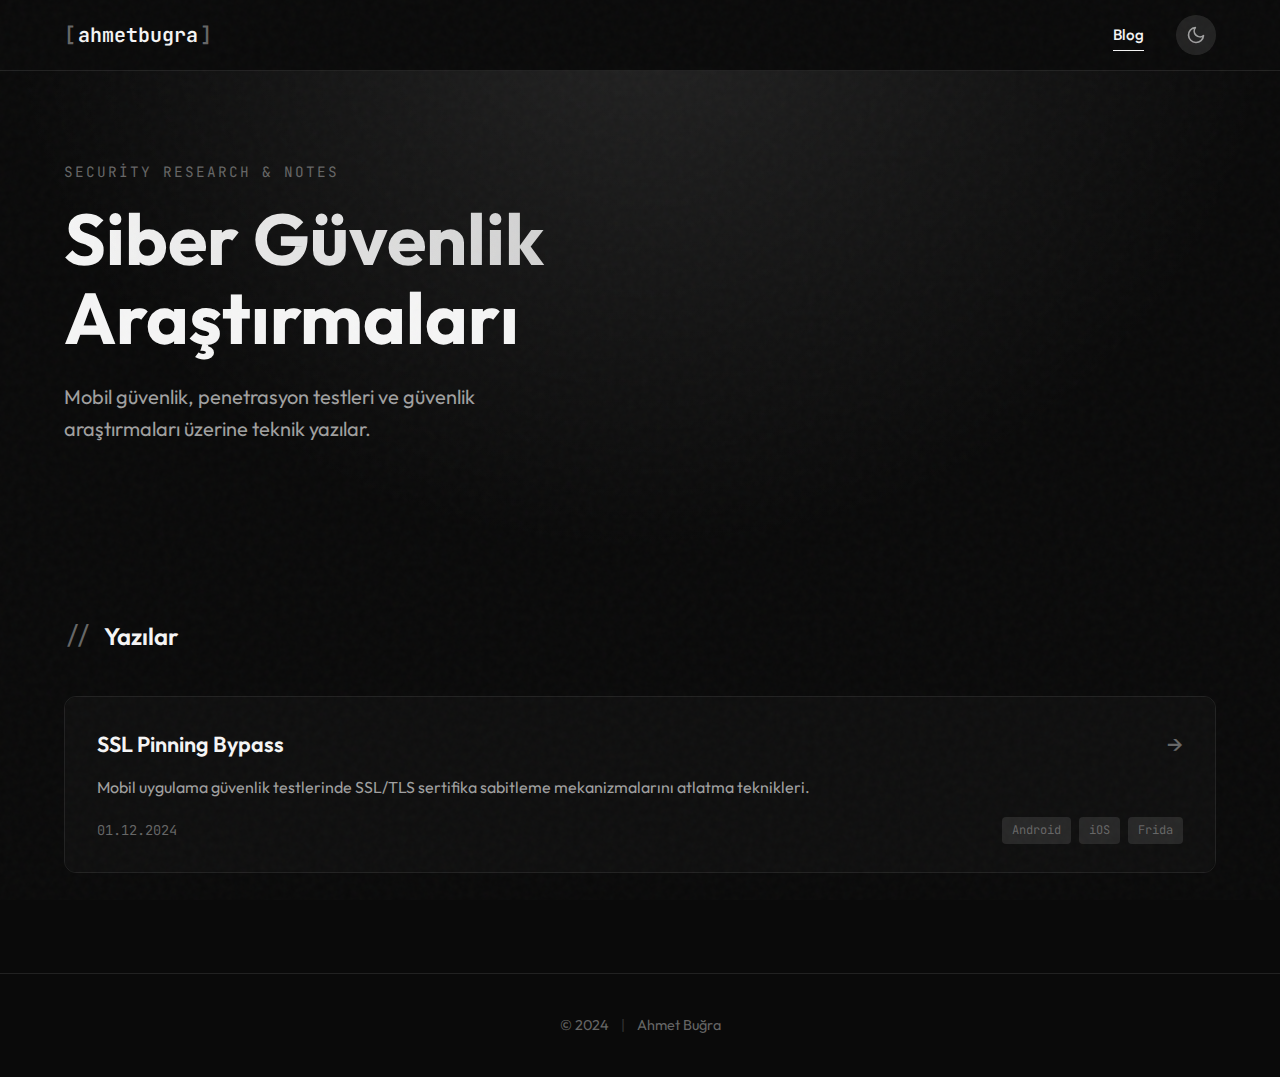
<file: index.html>
<!DOCTYPE html>
<html lang="tr" data-theme="dark">
<head>
    <meta charset="UTF-8">
    <meta name="viewport" content="width=device-width, initial-scale=1.0">
    <title>Ahmet Buğra | Security Research</title>
    <link rel="stylesheet" href="style.css">
    <link rel="preconnect" href="https://fonts.googleapis.com">
    <link rel="preconnect" href="https://fonts.gstatic.com" crossorigin>
    <link href="https://fonts.googleapis.com/css2?family=JetBrains+Mono:wght@400;500;600;700&family=Outfit:wght@300;400;500;600;700&display=swap" rel="stylesheet">
</head>
<body>
    <div class="noise-overlay"></div>
    
    <header class="header">
        <div class="container">
            <a href="/" class="logo">
                <span class="logo-bracket">[</span>
                <span class="logo-text">ahmetbugra</span>
                <span class="logo-bracket">]</span>
            </a>
            <nav class="nav">
                <a href="/" class="nav-link active">Blog</a>
                <button class="theme-toggle" id="themeToggle" aria-label="Tema Değiştir">
                    <svg class="sun-icon" xmlns="http://www.w3.org/2000/svg" width="20" height="20" viewBox="0 0 24 24" fill="none" stroke="currentColor" stroke-width="2" stroke-linecap="round" stroke-linejoin="round">
                        <circle cx="12" cy="12" r="5"></circle>
                        <line x1="12" y1="1" x2="12" y2="3"></line>
                        <line x1="12" y1="21" x2="12" y2="23"></line>
                        <line x1="4.22" y1="4.22" x2="5.64" y2="5.64"></line>
                        <line x1="18.36" y1="18.36" x2="19.78" y2="19.78"></line>
                        <line x1="1" y1="12" x2="3" y2="12"></line>
                        <line x1="21" y1="12" x2="23" y2="12"></line>
                        <line x1="4.22" y1="19.78" x2="5.64" y2="18.36"></line>
                        <line x1="18.36" y1="5.64" x2="19.78" y2="4.22"></line>
                    </svg>
                    <svg class="moon-icon" xmlns="http://www.w3.org/2000/svg" width="20" height="20" viewBox="0 0 24 24" fill="none" stroke="currentColor" stroke-width="2" stroke-linecap="round" stroke-linejoin="round">
                        <path d="M21 12.79A9 9 0 1 1 11.21 3 7 7 0 0 0 21 12.79z"></path>
                    </svg>
                </button>
            </nav>
            <button class="mobile-menu-btn" id="mobileMenuBtn" aria-label="Menü">
                <span></span>
                <span></span>
                <span></span>
            </button>
        </div>
    </header>

    <nav class="mobile-nav" id="mobileNav">
        <a href="/" class="nav-link active">Blog</a>
    </nav>

    <main class="main">
        <section class="hero">
            <div class="container">
                <div class="hero-content">
                    <p class="hero-intro">Security Research & Notes</p>
                    <h1 class="hero-title">
                        <span class="line highlight">Siber Güvenlik</span>
                        <span class="line">Araştırmaları</span>
                    </h1>
                    <p class="hero-description">
                        Mobil güvenlik, penetrasyon testleri ve güvenlik araştırmaları üzerine teknik yazılar.
                    </p>
                </div>
            </div>
        </section>

        <section class="posts-section">
            <div class="container">
                <h2 class="section-title">
                    <span class="title-icon">//</span> Yazılar
                </h2>
                
                <div class="posts-list">
                    <article class="post-item">
                        <a href="/ssl-bypass/" class="post-item-link">
                            <div class="post-item-content">
                                <div class="post-item-header">
                                    <h3 class="post-item-title">SSL Pinning Bypass</h3>
                                    <span class="post-item-arrow">→</span>
                                </div>
                                <p class="post-item-excerpt">
                                    Mobil uygulama güvenlik testlerinde SSL/TLS sertifika sabitleme mekanizmalarını atlatma teknikleri.
                                </p>
                                <div class="post-item-meta">
                                    <time datetime="2024-12-01">01.12.2024</time>
                                    <div class="post-item-tags">
                                        <span>Android</span>
                                        <span>iOS</span>
                                        <span>Frida</span>
                                    </div>
                                </div>
                            </div>
                        </a>
                    </article>
                </div>
            </div>
        </section>

    </main>

    <footer class="footer">
        <div class="container">
            <p class="footer-text">
                <span class="footer-year">© 2024</span> 
                <span class="footer-separator">|</span>
                <span>Ahmet Buğra</span>
            </p>
        </div>
    </footer>

    <script src="script.js"></script>
</body>
</html>
</file>
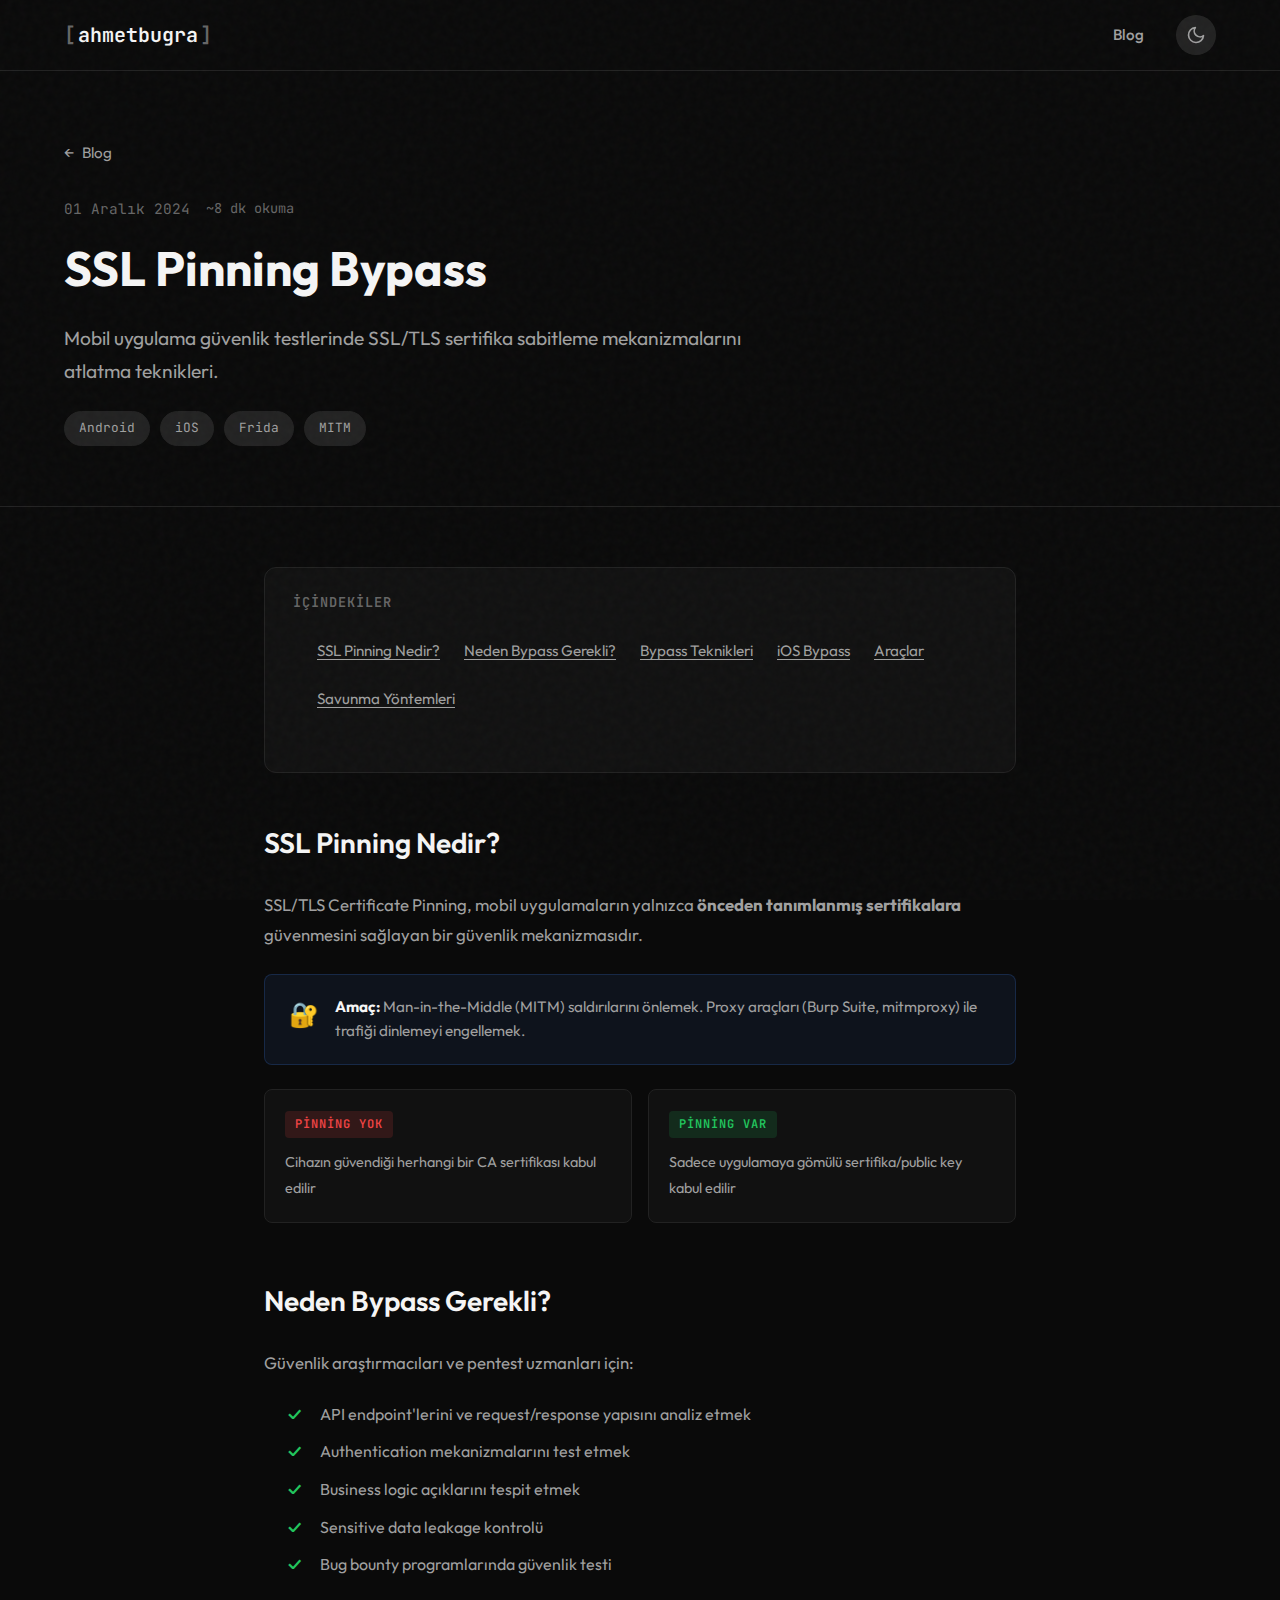
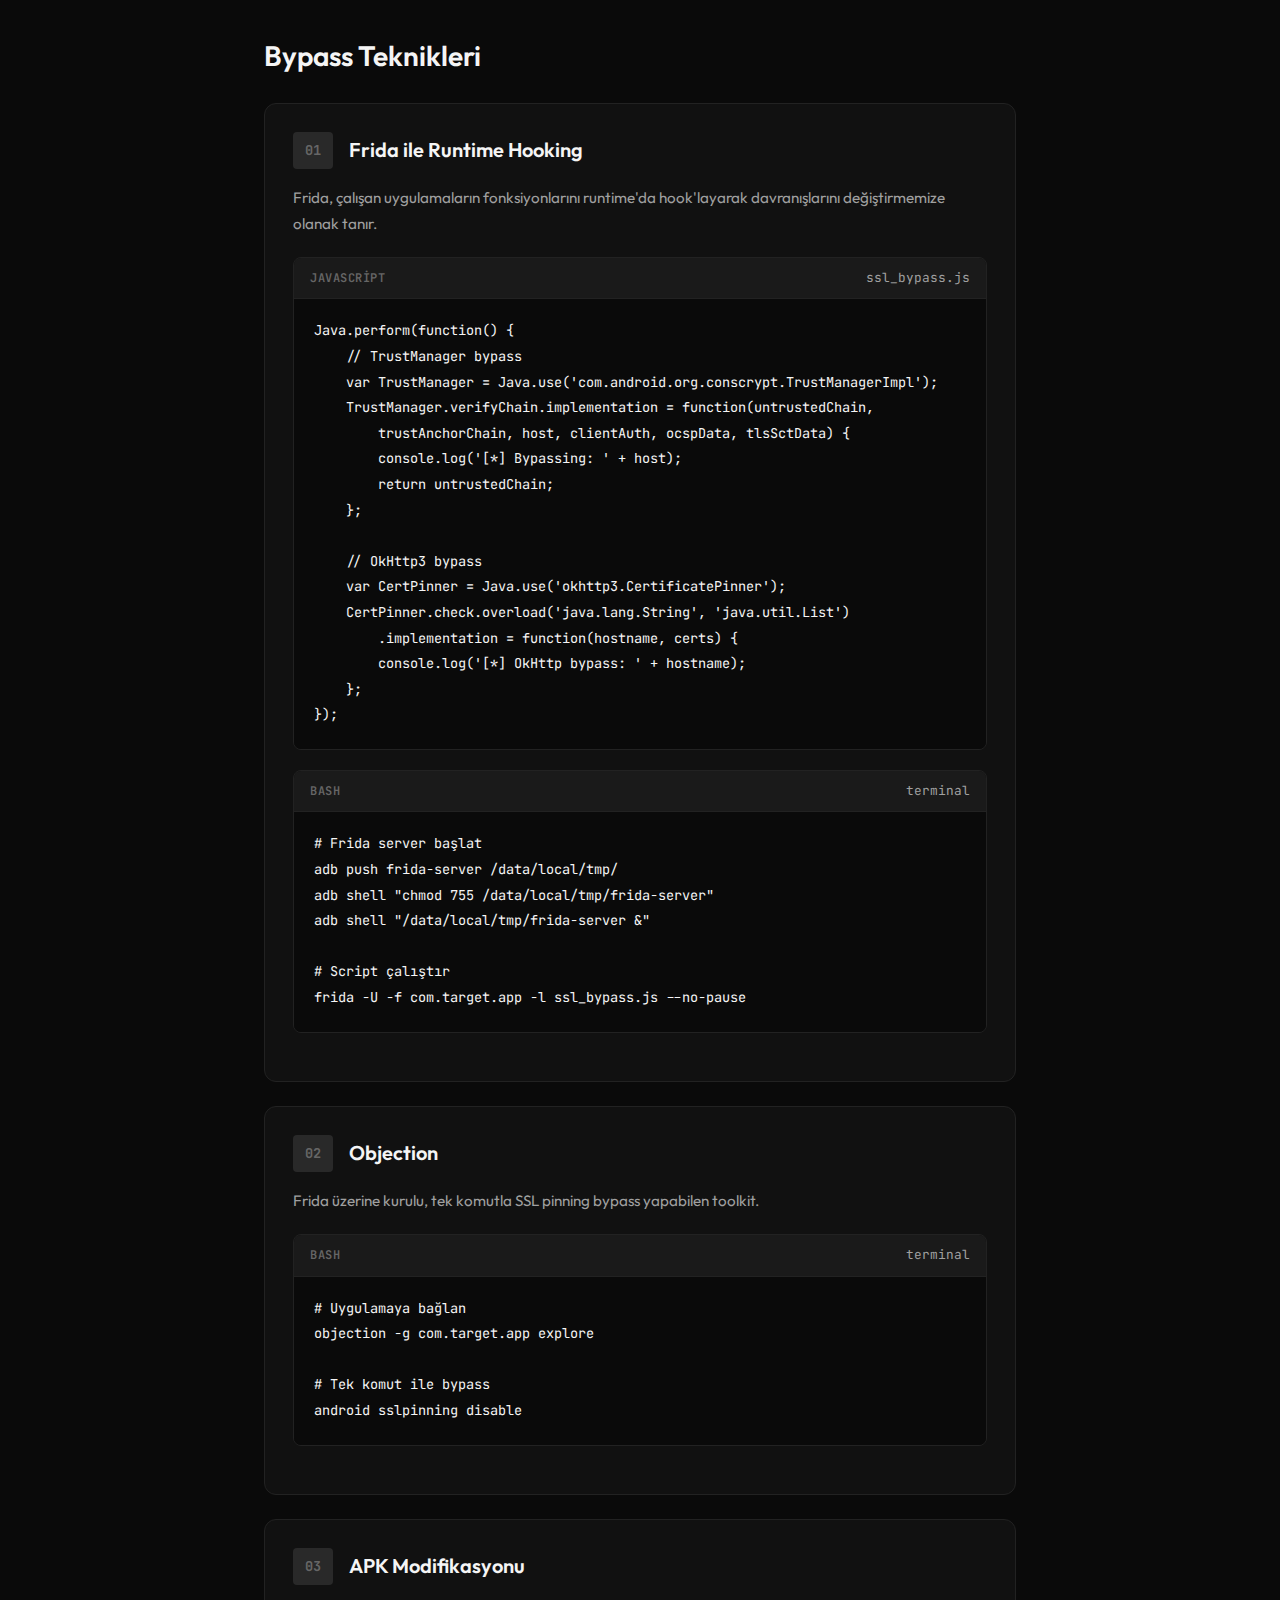
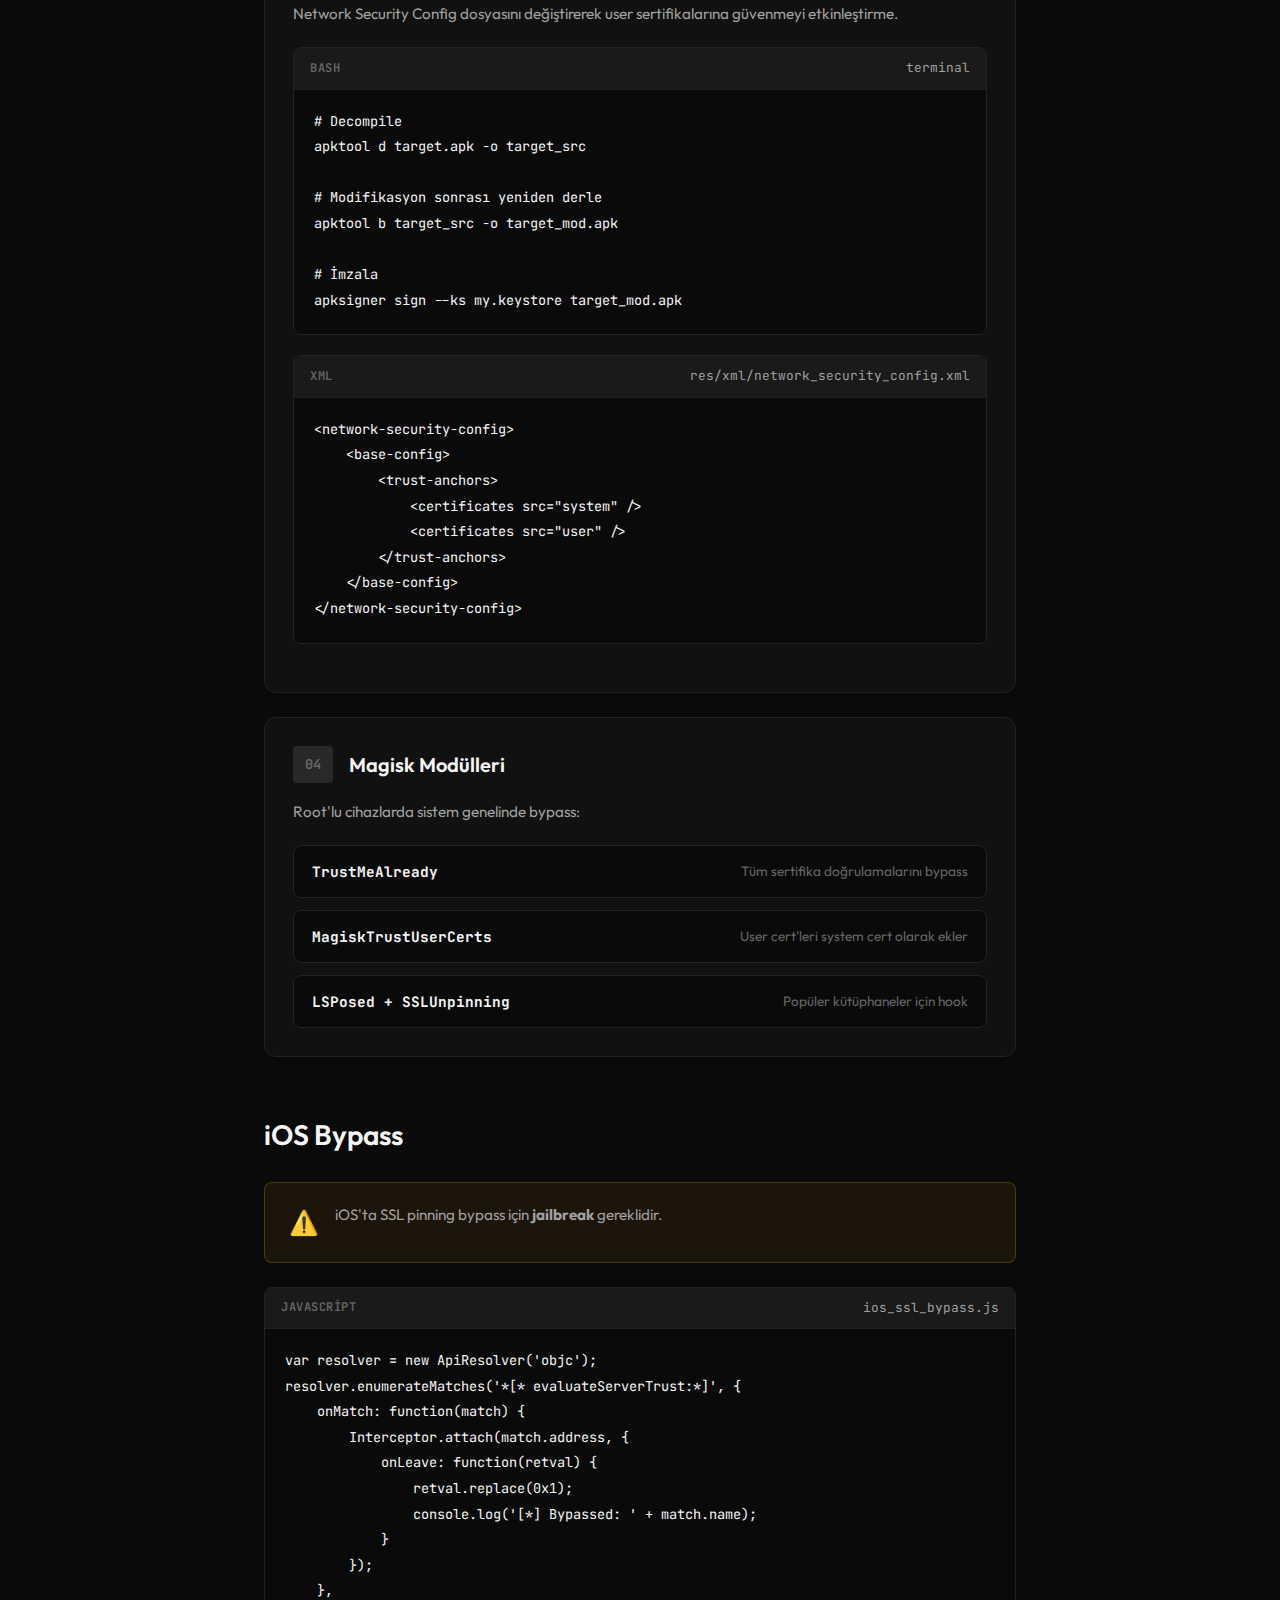
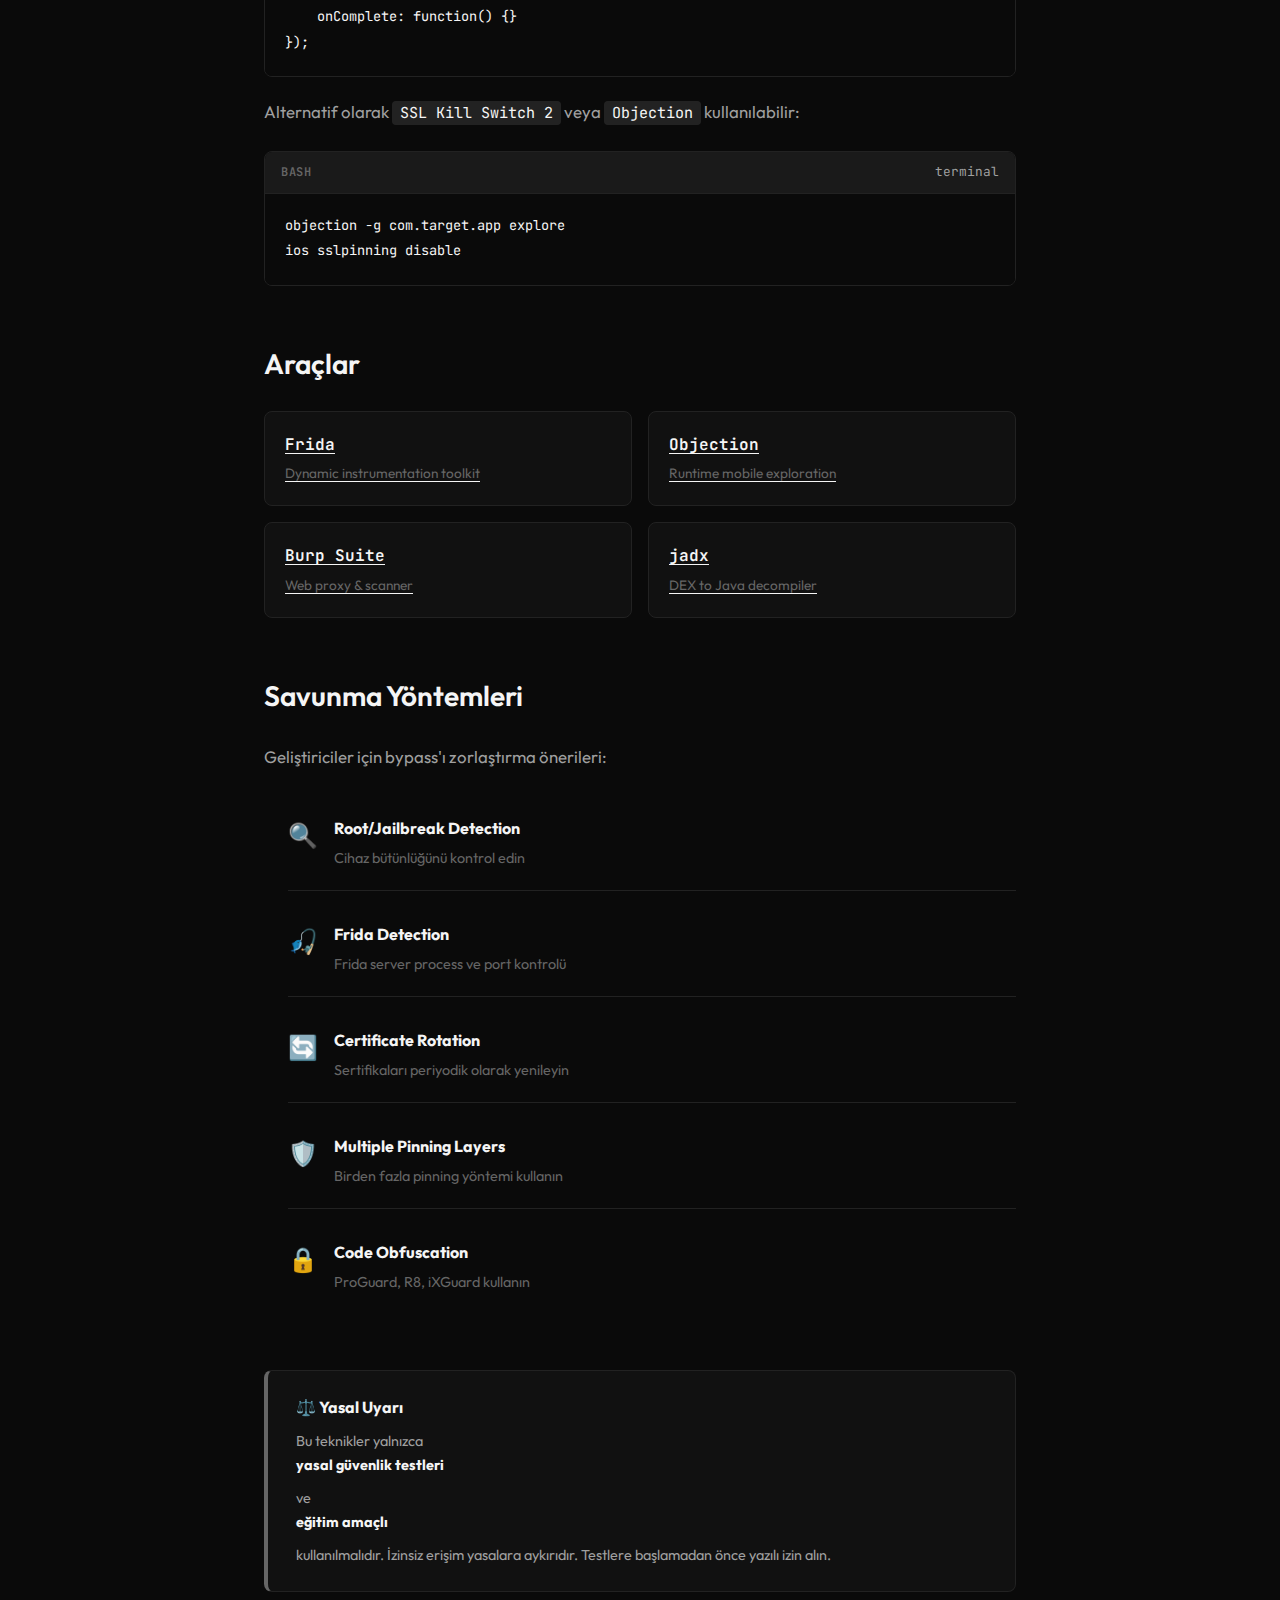
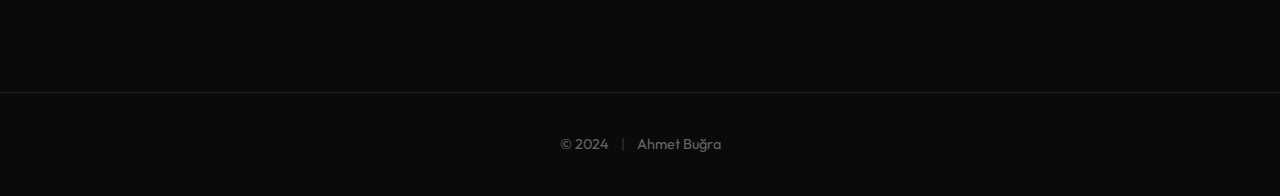
<file: ssl-bypass/index.html>
<!DOCTYPE html>
<html lang="tr" data-theme="dark">
<head>
    <meta charset="UTF-8">
    <meta name="viewport" content="width=device-width, initial-scale=1.0">
    <title>SSL Pinning Bypass Teknikleri | Ahmet Buğra</title>
    <link rel="stylesheet" href="../style.css">
    <link rel="preconnect" href="https://fonts.googleapis.com">
    <link rel="preconnect" href="https://fonts.gstatic.com" crossorigin>
    <link href="https://fonts.googleapis.com/css2?family=JetBrains+Mono:wght@400;500;600;700&family=Outfit:wght@300;400;500;600;700&display=swap" rel="stylesheet">
</head>
<body>
    <div class="noise-overlay"></div>
    
    <header class="header">
        <div class="container">
            <a href="/" class="logo">
                <span class="logo-bracket">[</span>
                <span class="logo-text">ahmetbugra</span>
                <span class="logo-bracket">]</span>
            </a>
            <nav class="nav">
                <a href="/" class="nav-link">Blog</a>
                <button class="theme-toggle" id="themeToggle" aria-label="Tema Değiştir">
                    <svg class="sun-icon" xmlns="http://www.w3.org/2000/svg" width="20" height="20" viewBox="0 0 24 24" fill="none" stroke="currentColor" stroke-width="2" stroke-linecap="round" stroke-linejoin="round">
                        <circle cx="12" cy="12" r="5"></circle>
                        <line x1="12" y1="1" x2="12" y2="3"></line>
                        <line x1="12" y1="21" x2="12" y2="23"></line>
                        <line x1="4.22" y1="4.22" x2="5.64" y2="5.64"></line>
                        <line x1="18.36" y1="18.36" x2="19.78" y2="19.78"></line>
                        <line x1="1" y1="12" x2="3" y2="12"></line>
                        <line x1="21" y1="12" x2="23" y2="12"></line>
                        <line x1="4.22" y1="19.78" x2="5.64" y2="18.36"></line>
                        <line x1="18.36" y1="5.64" x2="19.78" y2="4.22"></line>
                    </svg>
                    <svg class="moon-icon" xmlns="http://www.w3.org/2000/svg" width="20" height="20" viewBox="0 0 24 24" fill="none" stroke="currentColor" stroke-width="2" stroke-linecap="round" stroke-linejoin="round">
                        <path d="M21 12.79A9 9 0 1 1 11.21 3 7 7 0 0 0 21 12.79z"></path>
                    </svg>
                </button>
            </nav>
            <button class="mobile-menu-btn" id="mobileMenuBtn" aria-label="Menü">
                <span></span>
                <span></span>
                <span></span>
            </button>
        </div>
    </header>

    <nav class="mobile-nav" id="mobileNav">
        <a href="/" class="nav-link">Blog</a>
    </nav>

    <main class="main">
        <article>
            <header class="post-header">
                <div class="container">
                    <a href="/" class="back-link">
                        <span class="arrow">←</span> Blog
                    </a>
                    <div class="post-header-meta">
                        <time datetime="2024-12-01">01 Aralık 2024</time>
                        <span class="reading-time">~8 dk okuma</span>
                    </div>
                    <h1 class="post-header-title">SSL Pinning Bypass</h1>
                    <p class="post-header-excerpt">
                        Mobil uygulama güvenlik testlerinde SSL/TLS sertifika sabitleme mekanizmalarını atlatma teknikleri.
                    </p>
                    <div class="post-tags-header">
                        <span class="tag-pill">Android</span>
                        <span class="tag-pill">iOS</span>
                        <span class="tag-pill">Frida</span>
                        <span class="tag-pill">MITM</span>
                    </div>
                </div>
            </header>

            <div class="post-content">
                <div class="container">
                    
                    <!-- Table of Contents -->
                    <div class="toc">
                        <div class="toc-title">İçindekiler</div>
                        <ul class="toc-list">
                            <li><a href="#what-is">SSL Pinning Nedir?</a></li>
                            <li><a href="#why">Neden Bypass Gerekli?</a></li>
                            <li><a href="#techniques">Bypass Teknikleri</a></li>
                            <li><a href="#ios">iOS Bypass</a></li>
                            <li><a href="#tools">Araçlar</a></li>
                            <li><a href="#defense">Savunma Yöntemleri</a></li>
                        </ul>
                    </div>

                    <!-- What is SSL Pinning -->
                    <section id="what-is">
                        <h2>SSL Pinning Nedir?</h2>
                        <p>
                            SSL/TLS Certificate Pinning, mobil uygulamaların yalnızca <strong>önceden tanımlanmış sertifikalara</strong> güvenmesini sağlayan bir güvenlik mekanizmasıdır.
                        </p>
                        
                        <div class="info-box">
                            <div class="info-box-icon">🔐</div>
                            <div class="info-box-content">
                                <strong>Amaç:</strong> Man-in-the-Middle (MITM) saldırılarını önlemek. Proxy araçları (Burp Suite, mitmproxy) ile trafiği dinlemeyi engellemek.
                            </div>
                        </div>

                        <div class="comparison-grid">
                            <div class="comparison-item">
                                <div class="comparison-label bad">Pinning Yok</div>
                                <p>Cihazın güvendiği herhangi bir CA sertifikası kabul edilir</p>
                            </div>
                            <div class="comparison-item">
                                <div class="comparison-label good">Pinning Var</div>
                                <p>Sadece uygulamaya gömülü sertifika/public key kabul edilir</p>
                            </div>
                        </div>
                    </section>

                    <!-- Why Bypass -->
                    <section id="why">
                        <h2>Neden Bypass Gerekli?</h2>
                        <p>Güvenlik araştırmacıları ve pentest uzmanları için:</p>
                        
                        <ul class="check-list">
                            <li>API endpoint'lerini ve request/response yapısını analiz etmek</li>
                            <li>Authentication mekanizmalarını test etmek</li>
                            <li>Business logic açıklarını tespit etmek</li>
                            <li>Sensitive data leakage kontrolü</li>
                            <li>Bug bounty programlarında güvenlik testi</li>
                        </ul>
                    </section>

                    <!-- Techniques -->
                    <section id="techniques">
                        <h2>Bypass Teknikleri</h2>

                        <!-- Frida -->
                        <div class="technique-card">
                            <div class="technique-header">
                                <span class="technique-number">01</span>
                                <h3>Frida ile Runtime Hooking</h3>
                            </div>
                            <p>
                                Frida, çalışan uygulamaların fonksiyonlarını runtime'da hook'layarak davranışlarını değiştirmemize olanak tanır.
                            </p>

                            <div class="code-block">
                                <div class="code-header">
                                    <span class="code-lang">javascript</span>
                                    <span class="code-file">ssl_bypass.js</span>
                                </div>
                                <pre><code>Java.perform(function() {
    // TrustManager bypass
    var TrustManager = Java.use('com.android.org.conscrypt.TrustManagerImpl');
    TrustManager.verifyChain.implementation = function(untrustedChain, 
        trustAnchorChain, host, clientAuth, ocspData, tlsSctData) {
        console.log('[*] Bypassing: ' + host);
        return untrustedChain;
    };

    // OkHttp3 bypass
    var CertPinner = Java.use('okhttp3.CertificatePinner');
    CertPinner.check.overload('java.lang.String', 'java.util.List')
        .implementation = function(hostname, certs) {
        console.log('[*] OkHttp bypass: ' + hostname);
    };
});</code></pre>
                            </div>

                            <div class="code-block">
                                <div class="code-header">
                                    <span class="code-lang">bash</span>
                                    <span class="code-file">terminal</span>
                                </div>
                                <pre><code># Frida server başlat
adb push frida-server /data/local/tmp/
adb shell "chmod 755 /data/local/tmp/frida-server"
adb shell "/data/local/tmp/frida-server &"

# Script çalıştır
frida -U -f com.target.app -l ssl_bypass.js --no-pause</code></pre>
                            </div>
                        </div>

                        <!-- Objection -->
                        <div class="technique-card">
                            <div class="technique-header">
                                <span class="technique-number">02</span>
                                <h3>Objection</h3>
                            </div>
                            <p>
                                Frida üzerine kurulu, tek komutla SSL pinning bypass yapabilen toolkit.
                            </p>

                            <div class="code-block">
                                <div class="code-header">
                                    <span class="code-lang">bash</span>
                                    <span class="code-file">terminal</span>
                                </div>
                                <pre><code># Uygulamaya bağlan
objection -g com.target.app explore

# Tek komut ile bypass
android sslpinning disable</code></pre>
                            </div>
                        </div>

                        <!-- APK Modification -->
                        <div class="technique-card">
                            <div class="technique-header">
                                <span class="technique-number">03</span>
                                <h3>APK Modifikasyonu</h3>
                            </div>
                            <p>
                                Network Security Config dosyasını değiştirerek user sertifikalarına güvenmeyi etkinleştirme.
                            </p>

                            <div class="code-block">
                                <div class="code-header">
                                    <span class="code-lang">bash</span>
                                    <span class="code-file">terminal</span>
                                </div>
                                <pre><code># Decompile
apktool d target.apk -o target_src

# Modifikasyon sonrası yeniden derle
apktool b target_src -o target_mod.apk

# İmzala
apksigner sign --ks my.keystore target_mod.apk</code></pre>
                            </div>

                            <div class="code-block">
                                <div class="code-header">
                                    <span class="code-lang">xml</span>
                                    <span class="code-file">res/xml/network_security_config.xml</span>
                                </div>
                                <pre><code>&lt;network-security-config&gt;
    &lt;base-config&gt;
        &lt;trust-anchors&gt;
            &lt;certificates src="system" /&gt;
            &lt;certificates src="user" /&gt;
        &lt;/trust-anchors&gt;
    &lt;/base-config&gt;
&lt;/network-security-config&gt;</code></pre>
                            </div>
                        </div>

                        <!-- Magisk Modules -->
                        <div class="technique-card">
                            <div class="technique-header">
                                <span class="technique-number">04</span>
                                <h3>Magisk Modülleri</h3>
                            </div>
                            <p>Root'lu cihazlarda sistem genelinde bypass:</p>
                            
                            <div class="module-grid">
                                <div class="module-item">
                                    <strong>TrustMeAlready</strong>
                                    <span>Tüm sertifika doğrulamalarını bypass</span>
                                </div>
                                <div class="module-item">
                                    <strong>MagiskTrustUserCerts</strong>
                                    <span>User cert'leri system cert olarak ekler</span>
                                </div>
                                <div class="module-item">
                                    <strong>LSPosed + SSLUnpinning</strong>
                                    <span>Popüler kütüphaneler için hook</span>
                                </div>
                            </div>
                        </div>
                    </section>

                    <!-- iOS -->
                    <section id="ios">
                        <h2>iOS Bypass</h2>
                        
                        <div class="warning-box">
                            <div class="warning-box-icon">⚠️</div>
                            <div class="warning-box-content">
                                iOS'ta SSL pinning bypass için <strong>jailbreak</strong> gereklidir.
                            </div>
                        </div>

                        <div class="code-block">
                            <div class="code-header">
                                <span class="code-lang">javascript</span>
                                <span class="code-file">ios_ssl_bypass.js</span>
                            </div>
                            <pre><code>var resolver = new ApiResolver('objc');
resolver.enumerateMatches('*[* evaluateServerTrust:*]', {
    onMatch: function(match) {
        Interceptor.attach(match.address, {
            onLeave: function(retval) {
                retval.replace(0x1);
                console.log('[*] Bypassed: ' + match.name);
            }
        });
    },
    onComplete: function() {}
});</code></pre>
                        </div>

                        <p>Alternatif olarak <code>SSL Kill Switch 2</code> veya <code>Objection</code> kullanılabilir:</p>
                        
                        <div class="code-block">
                            <div class="code-header">
                                <span class="code-lang">bash</span>
                                <span class="code-file">terminal</span>
                            </div>
                            <pre><code>objection -g com.target.app explore
ios sslpinning disable</code></pre>
                        </div>
                    </section>

                    <!-- Tools -->
                    <section id="tools">
                        <h2>Araçlar</h2>
                        
                        <div class="tools-grid">
                            <a href="https://frida.re/" target="_blank" class="tool-card">
                                <div class="tool-name">Frida</div>
                                <div class="tool-desc">Dynamic instrumentation toolkit</div>
                            </a>
                            <a href="https://github.com/sensepost/objection" target="_blank" class="tool-card">
                                <div class="tool-name">Objection</div>
                                <div class="tool-desc">Runtime mobile exploration</div>
                            </a>
                            <a href="https://portswigger.net/burp" target="_blank" class="tool-card">
                                <div class="tool-name">Burp Suite</div>
                                <div class="tool-desc">Web proxy & scanner</div>
                            </a>
                            <a href="https://github.com/skylot/jadx" target="_blank" class="tool-card">
                                <div class="tool-name">jadx</div>
                                <div class="tool-desc">DEX to Java decompiler</div>
                            </a>
                        </div>
                    </section>

                    <!-- Defense -->
                    <section id="defense">
                        <h2>Savunma Yöntemleri</h2>
                        <p>Geliştiriciler için bypass'ı zorlaştırma önerileri:</p>
                        
                        <ul class="defense-list">
                            <li>
                                <span class="defense-icon">🔍</span>
                                <div>
                                    <strong>Root/Jailbreak Detection</strong>
                                    <p>Cihaz bütünlüğünü kontrol edin</p>
                                </div>
                            </li>
                            <li>
                                <span class="defense-icon">🎣</span>
                                <div>
                                    <strong>Frida Detection</strong>
                                    <p>Frida server process ve port kontrolü</p>
                                </div>
                            </li>
                            <li>
                                <span class="defense-icon">🔄</span>
                                <div>
                                    <strong>Certificate Rotation</strong>
                                    <p>Sertifikaları periyodik olarak yenileyin</p>
                                </div>
                            </li>
                            <li>
                                <span class="defense-icon">🛡️</span>
                                <div>
                                    <strong>Multiple Pinning Layers</strong>
                                    <p>Birden fazla pinning yöntemi kullanın</p>
                                </div>
                            </li>
                            <li>
                                <span class="defense-icon">🔒</span>
                                <div>
                                    <strong>Code Obfuscation</strong>
                                    <p>ProGuard, R8, iXGuard kullanın</p>
                                </div>
                            </li>
                        </ul>
                    </section>

                    <!-- Disclaimer -->
                    <div class="disclaimer-box">
                        <strong>⚖️ Yasal Uyarı</strong>
                        <p>
                            Bu teknikler yalnızca <strong>yasal güvenlik testleri</strong> ve <strong>eğitim amaçlı</strong> kullanılmalıdır. 
                            İzinsiz erişim yasalara aykırıdır. Testlere başlamadan önce yazılı izin alın.
                        </p>
                    </div>

                </div>
            </div>
        </article>
    </main>

    <footer class="footer">
        <div class="container">
            <p class="footer-text">
                <span class="footer-year">© 2024</span> 
                <span class="footer-separator">|</span>
                <span>Ahmet Buğra</span>
            </p>
        </div>
    </footer>

    <script src="../script.js"></script>
</body>
</html>
</file>
<file: style.css>
/* ===================================
   CSS Variables & Theme
   =================================== */
:root {
    /* Dark Theme (Default) */
    --bg-primary: #0a0a0a;
    --bg-secondary: #111111;
    --bg-tertiary: #1a1a1a;
    --bg-card: #0f0f0f;
    --bg-card-hover: #151515;
    
    --text-primary: #f5f5f5;
    --text-secondary: #a0a0a0;
    --text-muted: #666666;
    
    --accent: #ffffff;
    --accent-dim: rgba(255, 255, 255, 0.1);
    --accent-hover: rgba(255, 255, 255, 0.05);
    
    --border-color: #222222;
    --border-light: #333333;
    
    --gradient-primary: linear-gradient(135deg, #1a1a1a 0%, #0a0a0a 100%);
    --gradient-card: linear-gradient(145deg, #141414 0%, #0a0a0a 100%);
    
    --shadow-sm: 0 2px 8px rgba(0, 0, 0, 0.3);
    --shadow-md: 0 4px 20px rgba(0, 0, 0, 0.4);
    --shadow-lg: 0 8px 40px rgba(0, 0, 0, 0.5);
    
    --font-main: 'Outfit', -apple-system, BlinkMacSystemFont, sans-serif;
    --font-mono: 'JetBrains Mono', 'Fira Code', monospace;
    
    --transition-fast: 0.15s ease;
    --transition-normal: 0.3s ease;
    --transition-slow: 0.5s ease;
    
    --radius-sm: 4px;
    --radius-md: 8px;
    --radius-lg: 12px;
    --radius-xl: 16px;
}

[data-theme="light"] {
    --bg-primary: #fafafa;
    --bg-secondary: #ffffff;
    --bg-tertiary: #f0f0f0;
    --bg-card: #ffffff;
    --bg-card-hover: #f5f5f5;
    
    --text-primary: #0a0a0a;
    --text-secondary: #555555;
    --text-muted: #888888;
    
    --accent: #000000;
    --accent-dim: rgba(0, 0, 0, 0.08);
    --accent-hover: rgba(0, 0, 0, 0.04);
    
    --border-color: #e5e5e5;
    --border-light: #d0d0d0;
    
    --gradient-primary: linear-gradient(135deg, #ffffff 0%, #f0f0f0 100%);
    --gradient-card: linear-gradient(145deg, #ffffff 0%, #f5f5f5 100%);
    
    --shadow-sm: 0 2px 8px rgba(0, 0, 0, 0.08);
    --shadow-md: 0 4px 20px rgba(0, 0, 0, 0.1);
    --shadow-lg: 0 8px 40px rgba(0, 0, 0, 0.12);
}

/* ===================================
   Reset & Base
   =================================== */
*, *::before, *::after {
    margin: 0;
    padding: 0;
    box-sizing: border-box;
}

html {
    scroll-behavior: smooth;
    font-size: 16px;
}

body {
    font-family: var(--font-main);
    background-color: var(--bg-primary);
    color: var(--text-primary);
    line-height: 1.6;
    min-height: 100vh;
    overflow-x: hidden;
    transition: background-color var(--transition-normal), color var(--transition-normal);
}

/* Noise Overlay for texture */
.noise-overlay {
    position: fixed;
    top: 0;
    left: 0;
    width: 100%;
    height: 100%;
    pointer-events: none;
    z-index: 1000;
    opacity: 0.03;
    background-image: url("data:image/svg+xml,%3Csvg viewBox='0 0 200 200' xmlns='http://www.w3.org/2000/svg'%3E%3Cfilter id='noise'%3E%3CfeTurbulence type='fractalNoise' baseFrequency='0.65' numOctaves='3' stitchTiles='stitch'/%3E%3C/filter%3E%3Crect width='100%' height='100%' filter='url(%23noise)'/%3E%3C/svg%3E");
}

a {
    text-decoration: none;
    color: inherit;
    transition: color var(--transition-fast);
}

img {
    max-width: 100%;
    height: auto;
}

button {
    font-family: inherit;
    cursor: pointer;
    border: none;
    background: none;
}

/* ===================================
   Container
   =================================== */
.container {
    width: 100%;
    max-width: 1200px;
    margin: 0 auto;
    padding: 0 24px;
}

@media (max-width: 768px) {
    .container {
        padding: 0 16px;
    }
}

/* ===================================
   Header
   =================================== */
.header {
    position: fixed;
    top: 0;
    left: 0;
    right: 0;
    z-index: 100;
    background: var(--bg-primary);
    border-bottom: 1px solid var(--border-color);
    backdrop-filter: blur(10px);
    -webkit-backdrop-filter: blur(10px);
}

.header .container {
    display: flex;
    align-items: center;
    justify-content: space-between;
    height: 70px;
}

.logo {
    font-family: var(--font-mono);
    font-size: 1.25rem;
    font-weight: 600;
    display: flex;
    align-items: center;
    gap: 2px;
}

.logo-bracket {
    color: var(--text-muted);
    transition: color var(--transition-fast);
}

.logo:hover .logo-bracket {
    color: var(--text-primary);
}

.logo-text {
    color: var(--text-primary);
}

.nav {
    display: flex;
    align-items: center;
    gap: 32px;
}

.nav-link {
    font-size: 0.95rem;
    font-weight: 500;
    color: var(--text-secondary);
    position: relative;
    padding: 4px 0;
}

.nav-link::after {
    content: '';
    position: absolute;
    bottom: 0;
    left: 0;
    width: 0;
    height: 1px;
    background: var(--text-primary);
    transition: width var(--transition-fast);
}

.nav-link:hover,
.nav-link.active {
    color: var(--text-primary);
}

.nav-link:hover::after,
.nav-link.active::after {
    width: 100%;
}

.theme-toggle {
    width: 40px;
    height: 40px;
    border-radius: 50%;
    display: flex;
    align-items: center;
    justify-content: center;
    color: var(--text-secondary);
    background: var(--accent-dim);
    transition: all var(--transition-fast);
}

.theme-toggle:hover {
    color: var(--text-primary);
    background: var(--accent-hover);
    transform: rotate(15deg);
}

.sun-icon {
    display: none;
}

.moon-icon {
    display: block;
}

[data-theme="light"] .sun-icon {
    display: block;
}

[data-theme="light"] .moon-icon {
    display: none;
}

/* Mobile Menu Button */
.mobile-menu-btn {
    display: none;
    flex-direction: column;
    gap: 5px;
    width: 24px;
    height: 20px;
    justify-content: center;
}

.mobile-menu-btn span {
    width: 100%;
    height: 2px;
    background: var(--text-primary);
    transition: all var(--transition-fast);
    transform-origin: center;
}

.mobile-menu-btn.active span:nth-child(1) {
    transform: rotate(45deg) translate(5px, 5px);
}

.mobile-menu-btn.active span:nth-child(2) {
    opacity: 0;
}

.mobile-menu-btn.active span:nth-child(3) {
    transform: rotate(-45deg) translate(5px, -5px);
}

/* Mobile Navigation */
.mobile-nav {
    display: none;
    position: fixed;
    top: 70px;
    left: 0;
    right: 0;
    background: var(--bg-primary);
    border-bottom: 1px solid var(--border-color);
    padding: 20px;
    flex-direction: column;
    gap: 16px;
    z-index: 99;
    transform: translateY(-100%);
    opacity: 0;
    transition: all var(--transition-normal);
}

.mobile-nav.active {
    transform: translateY(0);
    opacity: 1;
}

@media (max-width: 768px) {
    .nav {
        display: none;
    }
    
    .mobile-menu-btn {
        display: flex;
    }
    
    .mobile-nav {
        display: flex;
    }
}

/* ===================================
   Hero Section
   =================================== */
.hero {
    padding: 160px 0 80px;
    position: relative;
}

.hero::before {
    content: '';
    position: absolute;
    top: 0;
    left: 0;
    right: 0;
    height: 100%;
    background: radial-gradient(ellipse at 50% 0%, var(--accent-dim) 0%, transparent 70%);
    pointer-events: none;
}

.hero-content {
    position: relative;
    z-index: 1;
}

.hero-title {
    font-size: clamp(2.5rem, 8vw, 4.5rem);
    font-weight: 700;
    line-height: 1.1;
    margin-bottom: 24px;
}

.hero-title .line {
    display: block;
}

.hero-title .highlight {
    background: linear-gradient(90deg, var(--text-primary) 0%, var(--text-secondary) 100%);
    -webkit-background-clip: text;
    -webkit-text-fill-color: transparent;
    background-clip: text;
}

.hero-description {
    font-size: 1.25rem;
    color: var(--text-secondary);
    max-width: 500px;
    margin-bottom: 32px;
}

.cursor {
    display: inline-block;
    animation: blink 1s infinite;
    color: var(--text-primary);
}

@keyframes blink {
    0%, 50% { opacity: 1; }
    51%, 100% { opacity: 0; }
}

.hero-tags {
    display: flex;
    flex-wrap: wrap;
    gap: 12px;
}

.tag {
    font-family: var(--font-mono);
    font-size: 0.85rem;
    padding: 8px 16px;
    background: var(--accent-dim);
    border: 1px solid var(--border-color);
    border-radius: var(--radius-md);
    color: var(--text-secondary);
    transition: all var(--transition-fast);
}

.tag:hover {
    border-color: var(--text-muted);
    color: var(--text-primary);
}

/* ===================================
   Posts Section
   =================================== */
.posts-section {
    padding: 60px 0;
}

.section-title {
    font-size: 1.5rem;
    font-weight: 600;
    margin-bottom: 40px;
    display: flex;
    align-items: center;
    gap: 12px;
}

.title-icon {
    font-family: var(--font-mono);
    color: var(--text-muted);
    font-weight: 400;
}

.posts-grid {
    display: grid;
    grid-template-columns: repeat(2, 1fr);
    gap: 24px;
}

@media (max-width: 900px) {
    .posts-grid {
        grid-template-columns: 1fr;
    }
}

/* Post Card */
.post-card {
    background: var(--bg-card);
    border: 1px solid var(--border-color);
    border-radius: var(--radius-lg);
    overflow: hidden;
    transition: all var(--transition-normal);
    animation: fadeInUp 0.6s ease forwards;
    animation-delay: calc(var(--delay) * 0.1s);
    opacity: 0;
}

@keyframes fadeInUp {
    from {
        opacity: 0;
        transform: translateY(20px);
    }
    to {
        opacity: 1;
        transform: translateY(0);
    }
}

.post-card:hover {
    background: var(--bg-card-hover);
    border-color: var(--border-light);
    transform: translateY(-4px);
    box-shadow: var(--shadow-md);
}

.post-link {
    display: block;
    padding: 28px;
    height: 100%;
}

.post-meta {
    display: flex;
    align-items: center;
    gap: 16px;
    margin-bottom: 16px;
    font-size: 0.85rem;
}

.post-meta time {
    color: var(--text-muted);
    font-family: var(--font-mono);
}

.post-category {
    color: var(--text-secondary);
    padding: 4px 10px;
    background: var(--accent-dim);
    border-radius: var(--radius-sm);
    font-weight: 500;
}

.post-title {
    font-size: 1.35rem;
    font-weight: 600;
    margin-bottom: 12px;
    line-height: 1.3;
    transition: color var(--transition-fast);
}

.post-card:hover .post-title {
    color: var(--text-primary);
}

.post-excerpt {
    font-size: 0.95rem;
    color: var(--text-secondary);
    line-height: 1.6;
    margin-bottom: 20px;
    display: -webkit-box;
    -webkit-line-clamp: 3;
    -webkit-box-orient: vertical;
    overflow: hidden;
}

.post-tags {
    display: flex;
    flex-wrap: wrap;
    gap: 8px;
    margin-bottom: 20px;
}

.post-tag {
    font-family: var(--font-mono);
    font-size: 0.75rem;
    padding: 4px 8px;
    background: var(--accent-hover);
    border-radius: var(--radius-sm);
    color: var(--text-muted);
}

.read-more {
    display: inline-flex;
    align-items: center;
    gap: 8px;
    font-size: 0.9rem;
    font-weight: 500;
    color: var(--text-secondary);
    transition: all var(--transition-fast);
}

.read-more .arrow {
    transition: transform var(--transition-fast);
}

.post-card:hover .read-more {
    color: var(--text-primary);
}

.post-card:hover .read-more .arrow {
    transform: translateX(4px);
}

/* ===================================
   About Section
   =================================== */
.about-section {
    padding: 80px 0;
    border-top: 1px solid var(--border-color);
}

.about-content {
    max-width: 700px;
}

.about-text p {
    font-size: 1.1rem;
    color: var(--text-secondary);
    margin-bottom: 20px;
    line-height: 1.8;
}

.about-links {
    display: flex;
    flex-wrap: wrap;
    gap: 16px;
    margin-top: 32px;
}

.social-link {
    display: inline-flex;
    align-items: center;
    gap: 10px;
    padding: 12px 20px;
    background: var(--accent-dim);
    border: 1px solid var(--border-color);
    border-radius: var(--radius-md);
    font-size: 0.95rem;
    font-weight: 500;
    color: var(--text-secondary);
    transition: all var(--transition-fast);
}

.social-link:hover {
    background: var(--accent-hover);
    border-color: var(--border-light);
    color: var(--text-primary);
    transform: translateY(-2px);
}

.social-link svg {
    width: 18px;
    height: 18px;
}

/* ===================================
   Footer
   =================================== */
.footer {
    padding: 40px 0;
    border-top: 1px solid var(--border-color);
    margin-top: 40px;
}

.footer-text {
    display: flex;
    align-items: center;
    justify-content: center;
    flex-wrap: wrap;
    gap: 12px;
    font-size: 0.9rem;
    color: var(--text-muted);
}

.footer-separator {
    color: var(--border-light);
}

.heart {
    color: #e25555;
    display: inline-block;
    animation: heartbeat 1.5s ease infinite;
}

@keyframes heartbeat {
    0%, 100% { transform: scale(1); }
    50% { transform: scale(1.1); }
}

@media (max-width: 500px) {
    .footer-text {
        flex-direction: column;
        gap: 8px;
    }
    
    .footer-separator {
        display: none;
    }
}

/* ===================================
   Blog Post Page Styles
   =================================== */
.post-header {
    padding: 140px 0 60px;
    border-bottom: 1px solid var(--border-color);
}

.post-header-meta {
    display: flex;
    align-items: center;
    gap: 16px;
    margin-bottom: 20px;
    font-size: 0.9rem;
}

.post-header-meta time {
    color: var(--text-muted);
    font-family: var(--font-mono);
}

.post-header-category {
    padding: 6px 14px;
    background: var(--accent-dim);
    border-radius: var(--radius-sm);
    color: var(--text-secondary);
    font-weight: 500;
}

.post-header-title {
    font-size: clamp(2rem, 5vw, 3rem);
    font-weight: 700;
    line-height: 1.2;
    margin-bottom: 24px;
}

.post-header-excerpt {
    font-size: 1.2rem;
    color: var(--text-secondary);
    max-width: 700px;
    line-height: 1.7;
}

.post-content {
    padding: 60px 0;
    max-width: 800px;
    margin: 0 auto;
}

.post-content h2 {
    font-size: 1.75rem;
    font-weight: 600;
    margin: 48px 0 24px;
    color: var(--text-primary);
}

.post-content h3 {
    font-size: 1.35rem;
    font-weight: 600;
    margin: 36px 0 16px;
    color: var(--text-primary);
}

.post-content p {
    font-size: 1.05rem;
    line-height: 1.8;
    color: var(--text-secondary);
    margin-bottom: 24px;
}

.post-content ul,
.post-content ol {
    margin: 24px 0;
    padding-left: 24px;
    color: var(--text-secondary);
}

.post-content li {
    margin-bottom: 12px;
    line-height: 1.7;
}

.post-content a {
    color: var(--text-primary);
    text-decoration: underline;
    text-underline-offset: 3px;
}

.post-content a:hover {
    opacity: 0.8;
}

.post-content code {
    font-family: var(--font-mono);
    font-size: 0.9em;
    padding: 2px 8px;
    background: var(--accent-dim);
    border-radius: var(--radius-sm);
    color: var(--text-primary);
}

.post-content pre {
    background: var(--bg-secondary);
    border: 1px solid var(--border-color);
    border-radius: var(--radius-md);
    padding: 24px;
    overflow-x: auto;
    margin: 32px 0;
}

.post-content pre code {
    background: none;
    padding: 0;
    font-size: 0.9rem;
    line-height: 1.6;
}

.post-content blockquote {
    border-left: 3px solid var(--text-muted);
    padding-left: 24px;
    margin: 32px 0;
    font-style: italic;
    color: var(--text-secondary);
}

.post-content img {
    border-radius: var(--radius-md);
    margin: 32px 0;
}

/* Back to blog link */
.back-link {
    display: inline-flex;
    align-items: center;
    gap: 8px;
    font-size: 0.95rem;
    color: var(--text-secondary);
    margin-bottom: 32px;
    transition: color var(--transition-fast);
}

.back-link:hover {
    color: var(--text-primary);
}

.back-link .arrow {
    transition: transform var(--transition-fast);
}

.back-link:hover .arrow {
    transform: translateX(-4px);
}

/* ===================================
   Utilities
   =================================== */
.sr-only {
    position: absolute;
    width: 1px;
    height: 1px;
    padding: 0;
    margin: -1px;
    overflow: hidden;
    clip: rect(0, 0, 0, 0);
    white-space: nowrap;
    border: 0;
}

/* ===================================
   Modern Blog Post Styles
   =================================== */

/* Reading Time */
.reading-time {
    color: var(--text-muted);
    font-family: var(--font-mono);
    font-size: 0.85rem;
}

/* Post Tags Header */
.post-tags-header {
    display: flex;
    flex-wrap: wrap;
    gap: 10px;
    margin-top: 24px;
}

.tag-pill {
    font-family: var(--font-mono);
    font-size: 0.8rem;
    padding: 6px 14px;
    background: var(--accent-dim);
    border: 1px solid var(--border-color);
    border-radius: 20px;
    color: var(--text-secondary);
}

/* Table of Contents */
.toc {
    background: var(--bg-secondary);
    border: 1px solid var(--border-color);
    border-radius: var(--radius-lg);
    padding: 24px 28px;
    margin-bottom: 48px;
}

.toc-title {
    font-family: var(--font-mono);
    font-size: 0.85rem;
    font-weight: 600;
    color: var(--text-muted);
    text-transform: uppercase;
    letter-spacing: 1px;
    margin-bottom: 16px;
}

.toc-list {
    list-style: none;
    padding: 0;
    margin: 0;
    display: flex;
    flex-wrap: wrap;
    gap: 8px 24px;
}

.toc-list li a {
    font-size: 0.95rem;
    color: var(--text-secondary);
    transition: color var(--transition-fast);
}

.toc-list li a:hover {
    color: var(--text-primary);
}

/* Sections */
.post-content section {
    margin-bottom: 56px;
}

/* Info Box */
.info-box {
    display: flex;
    gap: 16px;
    padding: 20px 24px;
    background: rgba(59, 130, 246, 0.08);
    border: 1px solid rgba(59, 130, 246, 0.2);
    border-radius: var(--radius-md);
    margin: 24px 0;
}

.info-box-icon {
    font-size: 1.5rem;
    flex-shrink: 0;
}

.info-box-content {
    font-size: 0.95rem;
    line-height: 1.6;
    color: var(--text-secondary);
}

.info-box-content strong {
    color: var(--text-primary);
}

/* Warning Box */
.warning-box {
    display: flex;
    gap: 16px;
    padding: 20px 24px;
    background: rgba(245, 158, 11, 0.08);
    border: 1px solid rgba(245, 158, 11, 0.25);
    border-radius: var(--radius-md);
    margin: 24px 0;
}

.warning-box-icon {
    font-size: 1.5rem;
    flex-shrink: 0;
}

.warning-box-content {
    font-size: 0.95rem;
    line-height: 1.6;
    color: var(--text-secondary);
}

/* Disclaimer Box */
.disclaimer-box {
    padding: 24px 28px;
    background: var(--bg-secondary);
    border: 1px solid var(--border-color);
    border-left: 4px solid var(--text-muted);
    border-radius: var(--radius-md);
    margin-top: 48px;
}

.disclaimer-box strong {
    display: block;
    margin-bottom: 8px;
    color: var(--text-primary);
}

.disclaimer-box p {
    font-size: 0.9rem;
    color: var(--text-secondary);
    margin: 0;
    line-height: 1.7;
}

/* Comparison Grid */
.comparison-grid {
    display: grid;
    grid-template-columns: repeat(2, 1fr);
    gap: 16px;
    margin: 24px 0;
}

@media (max-width: 600px) {
    .comparison-grid {
        grid-template-columns: 1fr;
    }
}

.comparison-item {
    padding: 20px;
    background: var(--bg-secondary);
    border: 1px solid var(--border-color);
    border-radius: var(--radius-md);
}

.comparison-item p {
    font-size: 0.9rem;
    color: var(--text-secondary);
    margin: 0;
}

.comparison-label {
    font-family: var(--font-mono);
    font-size: 0.75rem;
    font-weight: 600;
    text-transform: uppercase;
    letter-spacing: 1px;
    padding: 4px 10px;
    border-radius: var(--radius-sm);
    display: inline-block;
    margin-bottom: 12px;
}

.comparison-label.bad {
    background: rgba(239, 68, 68, 0.15);
    color: #ef4444;
}

.comparison-label.good {
    background: rgba(34, 197, 94, 0.15);
    color: #22c55e;
}

/* Check List */
.check-list {
    list-style: none;
    padding: 0;
    margin: 24px 0;
}

.check-list li {
    position: relative;
    padding-left: 32px;
    margin-bottom: 12px;
    color: var(--text-secondary);
    line-height: 1.6;
}

.check-list li::before {
    content: '✓';
    position: absolute;
    left: 0;
    color: #22c55e;
    font-weight: bold;
}

/* Technique Card */
.technique-card {
    background: var(--bg-secondary);
    border: 1px solid var(--border-color);
    border-radius: var(--radius-lg);
    padding: 28px;
    margin-bottom: 24px;
}

.technique-header {
    display: flex;
    align-items: center;
    gap: 16px;
    margin-bottom: 16px;
}

.technique-number {
    font-family: var(--font-mono);
    font-size: 0.85rem;
    font-weight: 700;
    color: var(--text-muted);
    padding: 8px 12px;
    background: var(--accent-dim);
    border-radius: var(--radius-sm);
}

.technique-header h3 {
    font-size: 1.25rem;
    font-weight: 600;
    margin: 0;
    color: var(--text-primary);
}

.technique-card p {
    font-size: 0.95rem;
    color: var(--text-secondary);
    margin-bottom: 20px;
    line-height: 1.7;
}

/* Code Block Enhanced */
.code-block {
    margin: 20px 0;
    border-radius: var(--radius-md);
    overflow: hidden;
    border: 1px solid var(--border-color);
}

.code-header {
    display: flex;
    justify-content: space-between;
    align-items: center;
    padding: 10px 16px;
    background: var(--bg-tertiary);
    border-bottom: 1px solid var(--border-color);
}

.code-lang {
    font-family: var(--font-mono);
    font-size: 0.75rem;
    font-weight: 600;
    text-transform: uppercase;
    color: var(--text-muted);
    letter-spacing: 0.5px;
}

.code-file {
    font-family: var(--font-mono);
    font-size: 0.8rem;
    color: var(--text-secondary);
}

.code-block pre {
    margin: 0;
    padding: 20px;
    background: var(--bg-primary);
    border: none;
    border-radius: 0;
}

.code-block pre code {
    font-size: 0.85rem;
    line-height: 1.7;
}

/* Module Grid */
.module-grid {
    display: flex;
    flex-direction: column;
    gap: 12px;
    margin-top: 16px;
}

.module-item {
    display: flex;
    justify-content: space-between;
    align-items: center;
    padding: 14px 18px;
    background: var(--bg-primary);
    border: 1px solid var(--border-color);
    border-radius: var(--radius-md);
}

.module-item strong {
    font-family: var(--font-mono);
    font-size: 0.9rem;
    color: var(--text-primary);
}

.module-item span {
    font-size: 0.85rem;
    color: var(--text-muted);
}

@media (max-width: 600px) {
    .module-item {
        flex-direction: column;
        align-items: flex-start;
        gap: 4px;
    }
}

/* Tools Grid */
.tools-grid {
    display: grid;
    grid-template-columns: repeat(2, 1fr);
    gap: 16px;
    margin: 24px 0;
}

@media (max-width: 600px) {
    .tools-grid {
        grid-template-columns: 1fr;
    }
}

.tool-card {
    display: block;
    padding: 20px;
    background: var(--bg-secondary);
    border: 1px solid var(--border-color);
    border-radius: var(--radius-md);
    transition: all var(--transition-fast);
}

.tool-card:hover {
    border-color: var(--border-light);
    transform: translateY(-2px);
}

.tool-name {
    font-family: var(--font-mono);
    font-size: 1rem;
    font-weight: 600;
    color: var(--text-primary);
    margin-bottom: 6px;
}

.tool-desc {
    font-size: 0.85rem;
    color: var(--text-muted);
}

/* Defense List */
.defense-list {
    list-style: none;
    padding: 0;
    margin: 24px 0;
}

.defense-list li {
    display: flex;
    gap: 16px;
    padding: 18px 0;
    border-bottom: 1px solid var(--border-color);
}

.defense-list li:last-child {
    border-bottom: none;
}

.defense-icon {
    font-size: 1.5rem;
    flex-shrink: 0;
}

.defense-list li div strong {
    display: block;
    font-size: 1rem;
    color: var(--text-primary);
    margin-bottom: 4px;
}

.defense-list li div p {
    font-size: 0.9rem;
    color: var(--text-muted);
    margin: 0;
}

/* ===================================
   Modern Home Page Styles
   =================================== */

.hero-intro {
    font-family: var(--font-mono);
    font-size: 0.9rem;
    color: var(--text-muted);
    text-transform: uppercase;
    letter-spacing: 2px;
    margin-bottom: 16px;
}

/* Posts List Style */
.posts-list {
    display: flex;
    flex-direction: column;
    gap: 1px;
    background: var(--border-color);
    border: 1px solid var(--border-color);
    border-radius: var(--radius-lg);
    overflow: hidden;
}

.post-item {
    background: var(--bg-card);
}

.post-item-link {
    display: block;
    padding: 28px 32px;
    transition: background var(--transition-fast);
}

.post-item-link:hover {
    background: var(--bg-card-hover);
}

.post-item-content {
    max-width: 100%;
}

.post-item-header {
    display: flex;
    justify-content: space-between;
    align-items: center;
    margin-bottom: 12px;
}

.post-item-title {
    font-size: 1.35rem;
    font-weight: 600;
    color: var(--text-primary);
    margin: 0;
}

.post-item-arrow {
    font-size: 1.5rem;
    color: var(--text-muted);
    transition: all var(--transition-fast);
}

.post-item-link:hover .post-item-arrow {
    color: var(--text-primary);
    transform: translateX(4px);
}

.post-item-excerpt {
    font-size: 1rem;
    color: var(--text-secondary);
    line-height: 1.6;
    margin-bottom: 16px;
}

.post-item-meta {
    display: flex;
    align-items: center;
    justify-content: space-between;
    flex-wrap: wrap;
    gap: 12px;
}

.post-item-meta time {
    font-family: var(--font-mono);
    font-size: 0.85rem;
    color: var(--text-muted);
}

.post-item-tags {
    display: flex;
    gap: 8px;
}

.post-item-tags span {
    font-family: var(--font-mono);
    font-size: 0.75rem;
    padding: 4px 10px;
    background: var(--accent-dim);
    border-radius: var(--radius-sm);
    color: var(--text-muted);
}

@media (max-width: 600px) {
    .post-item-link {
        padding: 20px;
    }
    
    .post-item-header {
        flex-direction: column;
        align-items: flex-start;
        gap: 8px;
    }
    
    .post-item-arrow {
        display: none;
    }
    
    .post-item-meta {
        flex-direction: column;
        align-items: flex-start;
    }
}
</file>
